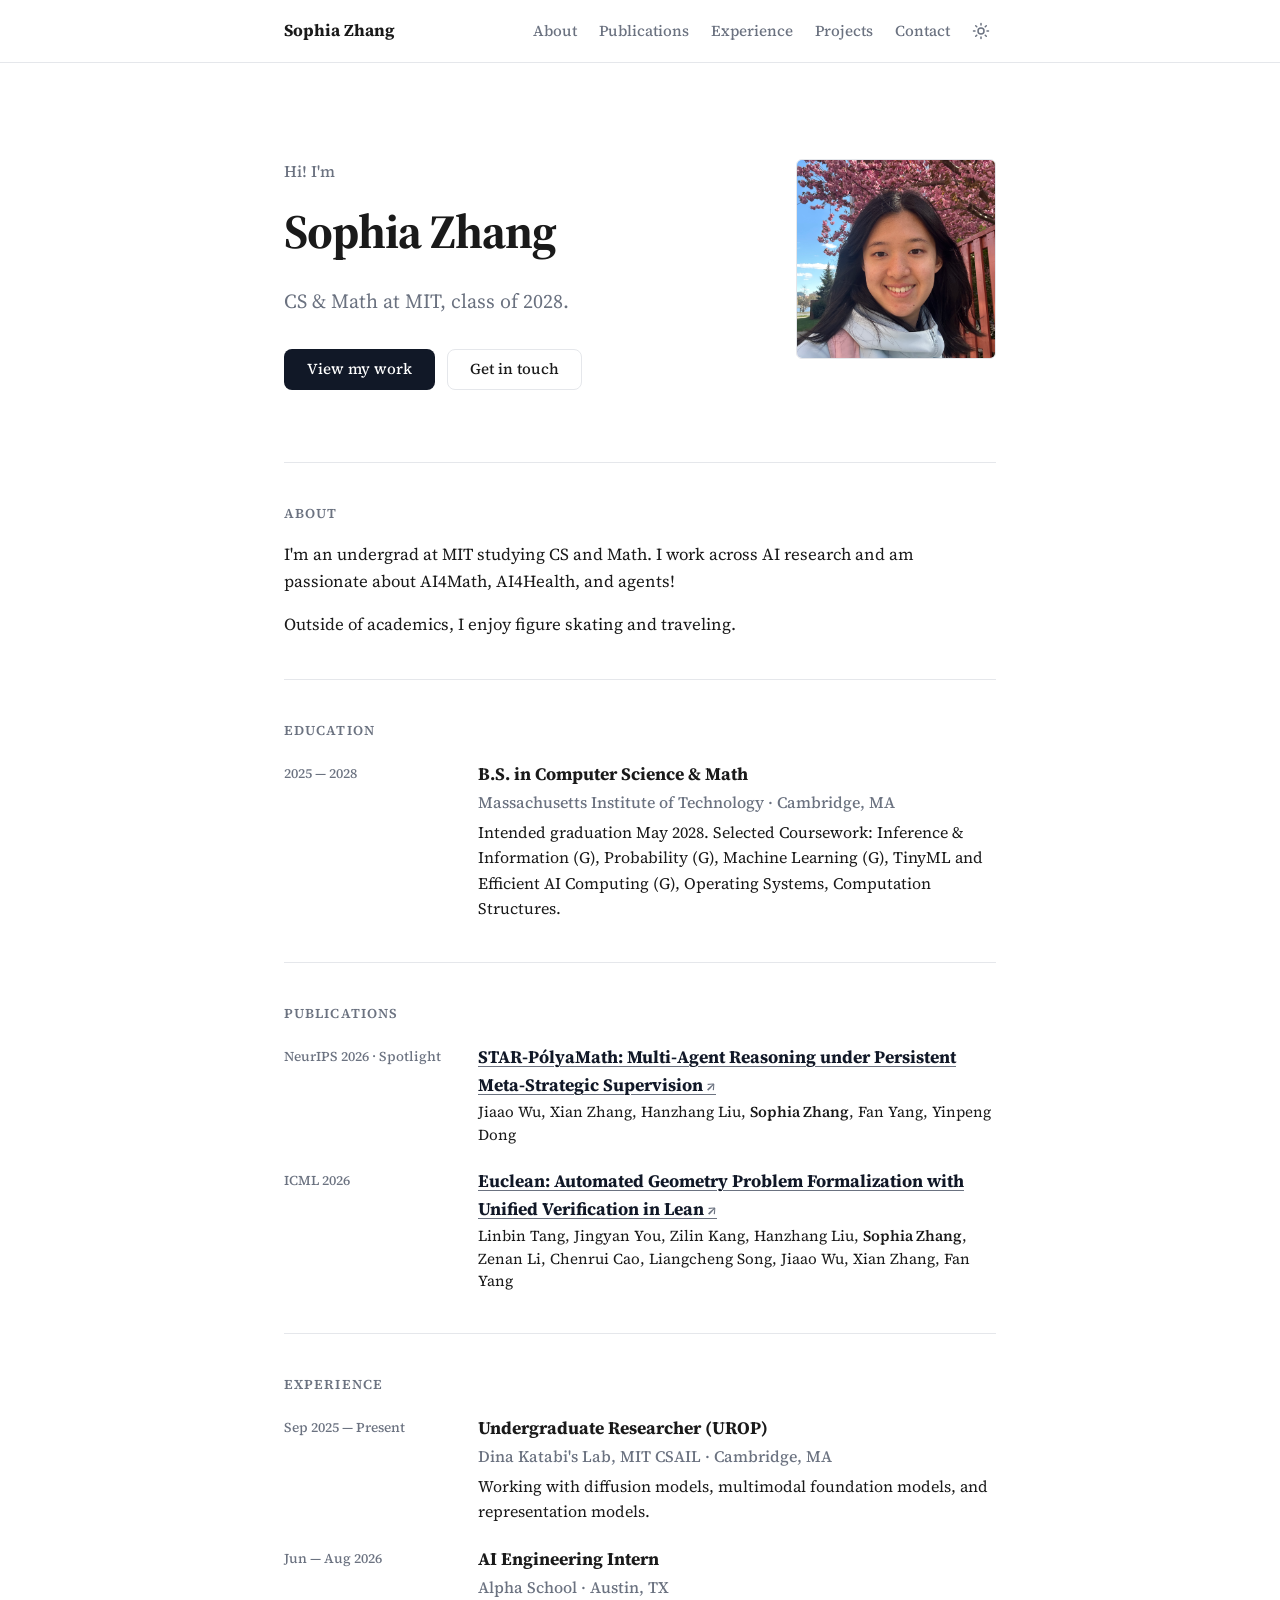
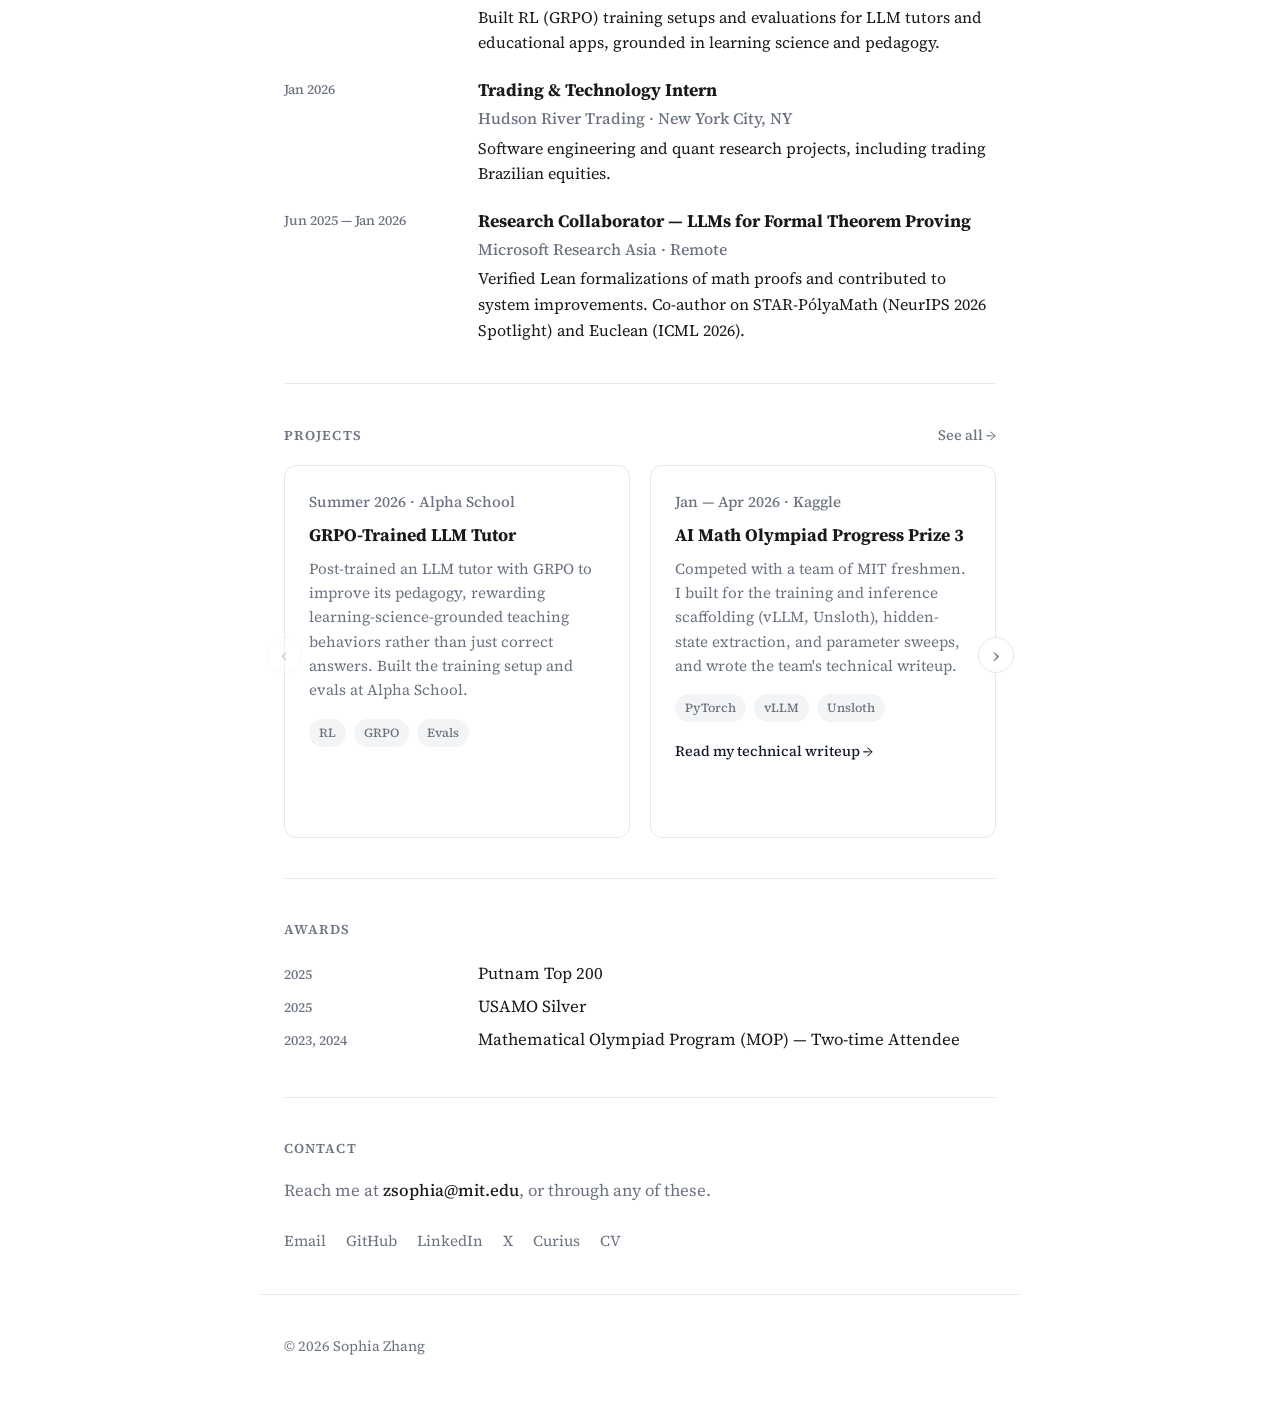
<file: index.html>
<!DOCTYPE html>
<html lang="en">
<head>
  <meta charset="UTF-8" />
  <meta name="viewport" content="width=device-width, initial-scale=1.0" />
  <title>Sophia Zhang</title>
  <meta name="description" content="Sophia Zhang — CS & Math at MIT. AI research, quant, and math olympiads." />
  <link rel="canonical" href="https://zsophiaaa.github.io/" />
  <meta property="og:type" content="website" />
  <meta property="og:title" content="Sophia Zhang" />
  <meta property="og:description" content="CS & Math at MIT. AI research, quant, and math olympiads." />
  <meta property="og:url" content="https://zsophiaaa.github.io/" />
  <meta property="og:image" content="https://zsophiaaa.github.io/photo.jpg" />
  <meta name="twitter:card" content="summary" />
  <meta name="twitter:site" content="@zsophiaaa17" />
  <link rel="icon" href="data:image/svg+xml,%3Csvg xmlns='http://www.w3.org/2000/svg' viewBox='0 0 64 64'%3E%3Crect width='64' height='64' rx='12' fill='%23111827'/%3E%3Ctext x='32' y='44' font-family='Georgia,serif' font-size='36' font-weight='700' fill='%23fff' text-anchor='middle'%3ESZ%3C/text%3E%3C/svg%3E" />
  <script>
    // Apply saved/system theme before first paint so dark mode doesn't flash white.
    (function () {
      try {
        var saved = localStorage.getItem("theme");
        var prefersDark = window.matchMedia("(prefers-color-scheme: dark)").matches;
        if (saved === "dark" || (!saved && prefersDark)) {
          document.documentElement.setAttribute("data-theme", "dark");
        }
      } catch (e) {}
    })();
  </script>
  <link rel="preconnect" href="https://fonts.googleapis.com" />
  <link rel="preconnect" href="https://fonts.gstatic.com" crossorigin />
  <link href="https://fonts.googleapis.com/css2?family=Source+Serif+4:opsz,wght@8..60,400;8..60,500;8..60,600;8..60,700&display=swap" rel="stylesheet" />
  <link rel="stylesheet" href="style.css" />
</head>
<body>
  <header class="site-header">
    <nav class="nav">
      <a href="#" class="nav-brand">Sophia Zhang</a>
      <ul class="nav-links">
        <li><a href="#about">About</a></li>
        <li><a href="#publications">Publications</a></li>
        <li><a href="#experience">Experience</a></li>
        <li><a href="#projects">Projects</a></li>
        <li><a href="#contact">Contact</a></li>
      </ul>
      <button class="theme-toggle" id="theme-toggle" type="button" aria-label="Toggle dark mode">
        <svg class="icon-sun" viewBox="0 0 24 24" fill="none" stroke="currentColor" stroke-width="2" stroke-linecap="round" stroke-linejoin="round" aria-hidden="true"><circle cx="12" cy="12" r="4"></circle><path d="M12 2v2M12 20v2M4.93 4.93l1.41 1.41M17.66 17.66l1.41 1.41M2 12h2M20 12h2M6.34 17.66l-1.41 1.41M19.07 4.93l-1.41 1.41"></path></svg>
        <svg class="icon-moon" viewBox="0 0 24 24" fill="none" stroke="currentColor" stroke-width="2" stroke-linecap="round" stroke-linejoin="round" aria-hidden="true"><path d="M21 12.79A9 9 0 1 1 11.21 3 7 7 0 0 0 21 12.79z"></path></svg>
      </button>
    </nav>
  </header>

  <main>
    <!-- Hero -->
    <section class="hero">
      <p class="eyebrow">Hi! I'm</p>
      <div class="hero-name">
        <h1>Sophia Zhang</h1>
        <img class="hero-photo" src="photo.jpg" alt="Sophia Zhang" />
      </div>
      <p class="tagline">CS &amp; Math at MIT, class of 2028.</p>
      <div class="hero-actions">
        <a class="btn btn-primary" href="#publications">View my work</a>
        <a class="btn btn-ghost" href="#contact">Get in touch</a>
      </div>
    </section>

    <!-- About -->
    <section id="about" class="section">
      <h2 class="section-title">About</h2>
      <div class="about">
        <p>
          I'm an undergrad at MIT studying CS
          and Math. I work across AI research and am passionate about AI4Math, AI4Health, and agents!
        </p>
        <p>
          Outside of academics, I enjoy figure skating and traveling.
        </p>
      </div>
    </section>

    <!-- Education -->
    <section id="education" class="section">
      <h2 class="section-title">Education</h2>
      <ol class="timeline">
        <li class="timeline-item">
          <div class="timeline-meta">2025 — 2028</div>
          <div class="timeline-body">
            <h3>B.S. in Computer Science &amp; Math</h3>
            <p class="timeline-org">Massachusetts Institute of Technology · Cambridge, MA</p>
            <p>Intended graduation May 2028. Selected Coursework: Inference &amp; Information (G), Probability (G), Machine Learning (G), TinyML and Efficient AI Computing (G), Operating Systems, Computation Structures.</p>
          </div>
        </li>
      </ol>
    </section>

    <!-- Publications -->
    <section id="publications" class="section">
      <h2 class="section-title">Publications</h2>
      <ol class="timeline">
        <li class="timeline-item">
          <div class="timeline-meta">NeurIPS 2026 · Spotlight</div>
          <div class="timeline-body">
            <h3><a href="https://arxiv.org/abs/2605.19338" target="_blank" rel="noopener">STAR-PólyaMath: Multi-Agent Reasoning under Persistent Meta-Strategic Supervision</a></h3>
            <p class="authors">Jiaao Wu, Xian Zhang, Hanzhang Liu, <strong>Sophia Zhang</strong>, Fan Yang, Yinpeng Dong</p>
          </div>
        </li>
        <li class="timeline-item">
          <div class="timeline-meta">ICML 2026</div>
          <div class="timeline-body">
            <h3><a href="https://arxiv.org/abs/2607.19374" target="_blank" rel="noopener">Euclean: Automated Geometry Problem Formalization with Unified Verification in Lean</a></h3>
            <p class="authors">Linbin Tang, Jingyan You, Zilin Kang, Hanzhang Liu, <strong>Sophia Zhang</strong>, Zenan Li, Chenrui Cao, Liangcheng Song, Jiaao Wu, Xian Zhang, Fan Yang</p>
          </div>
        </li>
      </ol>
    </section>

    <!-- Experience -->
    <section id="experience" class="section">
      <h2 class="section-title">Experience</h2>
      <ol class="timeline">
        <li class="timeline-item">
          <div class="timeline-meta">Sep 2025 — Present</div>
          <div class="timeline-body">
            <h3>Undergraduate Researcher (UROP)</h3>
            <p class="timeline-org">Dina Katabi's Lab, MIT CSAIL · Cambridge, MA</p>
            <p>Working with diffusion models, multimodal foundation models, and representation models.</p>
          </div>
        </li>
        <li class="timeline-item">
          <div class="timeline-meta">Jun — Aug 2026</div>
          <div class="timeline-body">
            <h3>AI Engineering Intern</h3>
            <p class="timeline-org">Alpha School · Austin, TX</p>
            <p>Built RL (GRPO) training setups and evaluations for LLM tutors and educational apps, grounded in learning science and pedagogy.</p>
          </div>
        </li>
        <li class="timeline-item">
          <div class="timeline-meta">Jan 2026</div>
          <div class="timeline-body">
            <h3>Trading &amp; Technology Intern</h3>
            <p class="timeline-org">Hudson River Trading · New York City, NY</p>
            <p>Software engineering and quant research projects, including trading Brazilian equities.</p>
          </div>
        </li>
        <li class="timeline-item">
          <div class="timeline-meta">Jun 2025 — Jan 2026</div>
          <div class="timeline-body">
            <h3>Research Collaborator — LLMs for Formal Theorem Proving</h3>
            <p class="timeline-org">Microsoft Research Asia · Remote</p>
            <p>Verified Lean formalizations of math proofs and contributed to system improvements. Co-author on STAR-PólyaMath (NeurIPS 2026 Spotlight) and Euclean (ICML 2026).</p>
          </div>
        </li>
      </ol>
    </section>

    <!-- Projects (rendered from projects.js) -->
    <section id="projects" class="section">
      <div class="section-head">
        <h2 class="section-title">Projects</h2>
        <a class="see-all" href="projects.html">See all &rarr;</a>
      </div>
      <div class="carousel-wrap">
        <button class="carousel-btn carousel-prev" id="projects-prev" type="button" aria-label="Previous projects">&lsaquo;</button>
        <div class="cards carousel" id="project-cards"></div>
        <button class="carousel-btn carousel-next" id="projects-next" type="button" aria-label="Next projects">&rsaquo;</button>
      </div>
    </section>

    <!-- Awards -->
    <section id="awards" class="section">
      <h2 class="section-title">Awards</h2>
      <ul class="awards">
        <li><span class="award-year">2025</span><span>Putnam Top 200</span></li>
        <li><span class="award-year">2025</span><span>USAMO Silver</span></li>
        <li><span class="award-year">2023, 2024</span><span>Mathematical Olympiad Program (MOP) — Two-time Attendee</span></li>
      </ul>
    </section>

    <!-- Contact -->
    <section id="contact" class="section">
      <h2 class="section-title">Contact</h2>
      <p class="contact-intro">
        Reach me at <a class="email" href="mailto:zsophia@mit.edu">zsophia@mit.edu</a>, or through any of these.
      </p>
      <div class="links">
        <a class="link-subtle" href="mailto:zsophia@mit.edu">Email</a>
        <a class="link-subtle" href="https://github.com/zsophiaaa" target="_blank" rel="me noopener">GitHub</a>
        <a class="link-subtle" href="https://linkedin.com/in/sophia-z-643072238/" target="_blank" rel="me noopener">LinkedIn</a>
        <a class="link-subtle" href="https://x.com/zsophiaaa17" target="_blank" rel="me noopener">X</a>
        <a class="link-subtle" href="https://curius.app/sophia-zhang" target="_blank" rel="noopener">Curius</a>
        <a class="link-subtle" href="CV.pdf" target="_blank" rel="noopener">CV</a>
      </div>
    </section>
  </main>

  <footer class="site-footer">
    <p>© <span id="year"></span> Sophia Zhang</p>
  </footer>

  <script src="projects.js"></script>
  <script>
    renderProjects(document.getElementById("project-cards"));
    initCarousel(
      document.getElementById("project-cards"),
      document.getElementById("projects-prev"),
      document.getElementById("projects-next")
    );

    document.getElementById("year").textContent = new Date().getFullYear();

    document.getElementById("theme-toggle").addEventListener("click", function () {
      const root = document.documentElement;
      const isDark = root.getAttribute("data-theme") === "dark";
      if (isDark) {
        root.removeAttribute("data-theme");
      } else {
        root.setAttribute("data-theme", "dark");
      }
      try { localStorage.setItem("theme", isDark ? "light" : "dark"); } catch (e) {}
    });
  </script>
</body>
</html>
</file>
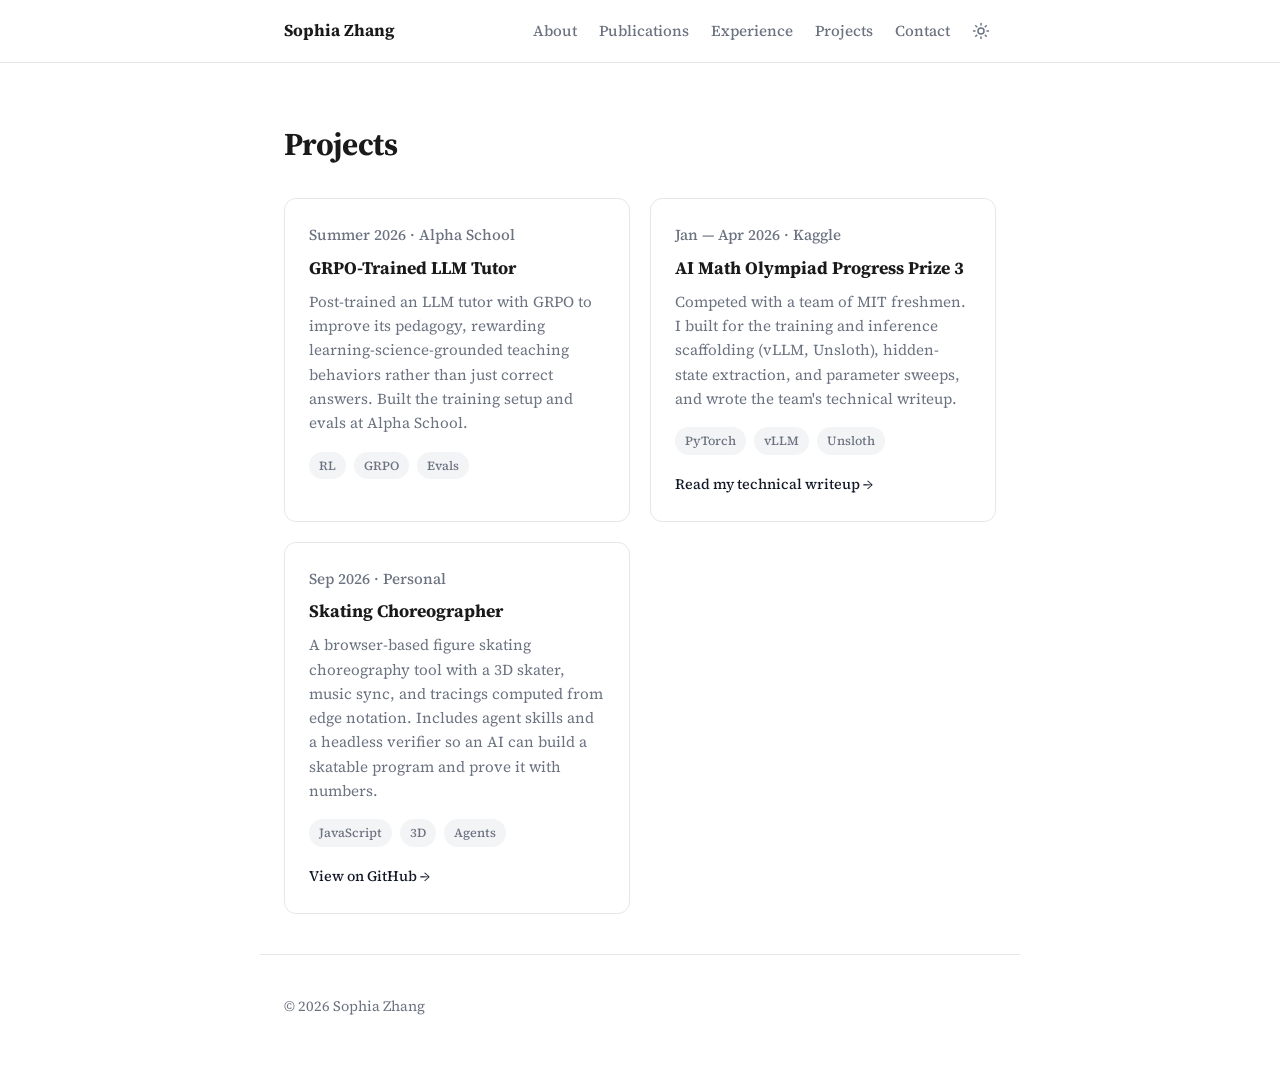
<file: projects.html>
<!DOCTYPE html>
<html lang="en">
<head>
  <meta charset="UTF-8" />
  <meta name="viewport" content="width=device-width, initial-scale=1.0" />
  <title>Projects — Sophia Zhang</title>
  <meta name="description" content="Sophia Zhang — CS & Math at MIT. AI research, quant, and math olympiads." />
  <link rel="canonical" href="https://zsophiaaa.github.io/projects.html" />
  <meta property="og:type" content="website" />
  <meta property="og:title" content="Projects — Sophia Zhang" />
  <meta property="og:description" content="CS & Math at MIT. AI research, quant, and math olympiads." />
  <meta property="og:url" content="https://zsophiaaa.github.io/projects.html" />
  <meta property="og:image" content="https://zsophiaaa.github.io/photo.jpg" />
  <meta name="twitter:card" content="summary" />
  <meta name="twitter:site" content="@zsophiaaa17" />
  <link rel="icon" href="data:image/svg+xml,%3Csvg xmlns='http://www.w3.org/2000/svg' viewBox='0 0 64 64'%3E%3Crect width='64' height='64' rx='12' fill='%23111827'/%3E%3Ctext x='32' y='44' font-family='Georgia,serif' font-size='36' font-weight='700' fill='%23fff' text-anchor='middle'%3ESZ%3C/text%3E%3C/svg%3E" />
  <script>
    // Apply saved/system theme before first paint so dark mode doesn't flash white.
    (function () {
      try {
        var saved = localStorage.getItem("theme");
        var prefersDark = window.matchMedia("(prefers-color-scheme: dark)").matches;
        if (saved === "dark" || (!saved && prefersDark)) {
          document.documentElement.setAttribute("data-theme", "dark");
        }
      } catch (e) {}
    })();
  </script>
  <link rel="preconnect" href="https://fonts.googleapis.com" />
  <link rel="preconnect" href="https://fonts.gstatic.com" crossorigin />
  <link href="https://fonts.googleapis.com/css2?family=Source+Serif+4:opsz,wght@8..60,400;8..60,500;8..60,600;8..60,700&display=swap" rel="stylesheet" />
  <link rel="stylesheet" href="style.css" />
</head>
<body>
  <header class="site-header">
    <nav class="nav">
      <a href="index.html" class="nav-brand">Sophia Zhang</a>
      <ul class="nav-links">
        <li><a href="index.html#about">About</a></li>
        <li><a href="index.html#publications">Publications</a></li>
        <li><a href="index.html#experience">Experience</a></li>
        <li><a href="projects.html" aria-current="page">Projects</a></li>
        <li><a href="index.html#contact">Contact</a></li>
      </ul>
      <button class="theme-toggle" id="theme-toggle" type="button" aria-label="Toggle dark mode">
        <svg class="icon-sun" viewBox="0 0 24 24" fill="none" stroke="currentColor" stroke-width="2" stroke-linecap="round" stroke-linejoin="round" aria-hidden="true"><circle cx="12" cy="12" r="4"></circle><path d="M12 2v2M12 20v2M4.93 4.93l1.41 1.41M17.66 17.66l1.41 1.41M2 12h2M20 12h2M6.34 17.66l-1.41 1.41M19.07 4.93l-1.41 1.41"></path></svg>
        <svg class="icon-moon" viewBox="0 0 24 24" fill="none" stroke="currentColor" stroke-width="2" stroke-linecap="round" stroke-linejoin="round" aria-hidden="true"><path d="M21 12.79A9 9 0 1 1 11.21 3 7 7 0 0 0 21 12.79z"></path></svg>
      </button>
    </nav>
  </header>

  <main>
    <section class="page">
      <h1 class="page-title">Projects</h1>
      <div class="cards" id="project-cards"></div>
    </section>
  </main>

  <footer class="site-footer">
    <p>© <span id="year"></span> Sophia Zhang</p>
  </footer>

  <script src="projects.js"></script>
  <script>
    renderProjects(document.getElementById("project-cards"));
    document.getElementById("year").textContent = new Date().getFullYear();

    document.getElementById("theme-toggle").addEventListener("click", function () {
      const root = document.documentElement;
      const isDark = root.getAttribute("data-theme") === "dark";
      if (isDark) {
        root.removeAttribute("data-theme");
      } else {
        root.setAttribute("data-theme", "dark");
      }
      try { localStorage.setItem("theme", isDark ? "light" : "dark"); } catch (e) {}
    });
  </script>
</body>
</html>
</file>
<file: style.css>
:root {
  --bg: #ffffff;
  --fg: #1a1a1a;
  --muted: #6b7280;
  --border: #e5e7eb;
  --accent: #111827;
  --accent-hover: #374151;
  --on-accent: #ffffff;
  --card-bg: #ffffff;
  --chip-bg: #f3f4f6;
  --header-bg: rgba(255, 255, 255, 0.85);
  --max-width: 760px;
}

[data-theme="dark"] {
  --bg: #0f1115;
  --fg: #e5e7eb;
  --muted: #9ca3af;
  --border: #262a33;
  --accent: #e5e7eb;
  --accent-hover: #ffffff;
  --on-accent: #0f1115;
  --card-bg: #161922;
  --chip-bg: #1f232d;
  --header-bg: rgba(15, 17, 21, 0.85);
}

* {
  box-sizing: border-box;
  margin: 0;
  padding: 0;
}

html {
  scroll-behavior: smooth;
}

body {
  font-family: "Source Serif 4", Georgia, "Times New Roman", serif;
  background: var(--bg);
  color: var(--fg);
  line-height: 1.6;
  -webkit-font-smoothing: antialiased;
  transition: background 0.2s ease, color 0.2s ease;
}

a {
  color: inherit;
  text-decoration: none;
}

/* Header / Nav */
.site-header {
  position: sticky;
  top: 0;
  z-index: 10;
  background: var(--header-bg);
  backdrop-filter: saturate(180%) blur(10px);
  border-bottom: 1px solid var(--border);
}

.nav {
  max-width: var(--max-width);
  margin: 0 auto;
  padding: 16px 24px;
  display: flex;
  align-items: center;
  gap: 16px;
}

.nav-brand {
  font-weight: 700;
  font-size: 1.05rem;
  white-space: nowrap;
  margin-right: auto;
}

.nav-links {
  display: flex;
  flex-wrap: wrap;
  justify-content: flex-end;
  gap: 8px 22px;
  list-style: none;
}

.nav-links a {
  color: var(--muted);
  font-size: 0.95rem;
  font-weight: 500;
  transition: color 0.15s ease;
}

.nav-links a:hover {
  color: var(--fg);
}

.theme-toggle {
  background: none;
  border: none;
  cursor: pointer;
  padding: 6px;
  flex-shrink: 0;
  display: inline-flex;
  align-items: center;
  color: var(--muted);
  border-radius: 6px;
  transition: color 0.15s ease, background 0.15s ease;
}

.theme-toggle:hover {
  color: var(--fg);
  background: var(--chip-bg);
}

.theme-toggle svg {
  width: 18px;
  height: 18px;
}

.theme-toggle .icon-moon {
  display: none;
}

[data-theme="dark"] .theme-toggle .icon-sun {
  display: none;
}

[data-theme="dark"] .theme-toggle .icon-moon {
  display: inline;
}

/* Layout */
main {
  max-width: var(--max-width);
  margin: 0 auto;
  padding: 0 24px;
}

.section {
  padding: 40px 0;
  border-top: 1px solid var(--border);
  scroll-margin-top: 64px; /* keep anchored sections clear of the sticky header */
}

.section-title {
  font-size: 0.85rem;
  font-weight: 600;
  text-transform: uppercase;
  letter-spacing: 0.08em;
  color: var(--muted);
  margin-bottom: 18px;
}

/* Hero */
.hero {
  padding: 96px 232px 72px 0; /* right padding keeps text clear of the photo */
  position: relative;
}

.hero-name {
  display: flex;
  align-items: center;
}

.hero-photo {
  position: absolute;
  top: 96px;
  right: 0;
  width: 200px;
  height: 200px;
  border-radius: 6px;
  object-fit: cover;
  border: 1px solid var(--border);
  transition: filter 0.2s ease;
}

[data-theme="dark"] .hero-photo {
  filter: brightness(0.85) contrast(0.96);
}

.eyebrow {
  color: var(--muted);
  font-weight: 500;
  margin-bottom: 8px;
}

.hero h1 {
  font-size: 3rem;
  font-weight: 700;
  letter-spacing: -0.02em;
  margin-bottom: 16px;
}

.tagline {
  font-size: 1.25rem;
  color: var(--muted);
  max-width: 560px;
  margin-bottom: 32px;
}

.hero-actions {
  display: flex;
  gap: 12px;
  flex-wrap: wrap;
}

.btn {
  display: inline-block;
  padding: 7px 22px;
  border-radius: 8px;
  font-weight: 500;
  font-size: 0.95rem;
  transition: all 0.15s ease;
  border: 1px solid transparent;
}

.btn-primary {
  background: var(--accent);
  color: var(--on-accent);
}

.btn-primary:hover {
  background: var(--accent-hover);
}

.btn-ghost {
  border-color: var(--border);
  color: var(--fg);
}

.btn-ghost:hover {
  border-color: var(--accent);
}

/* About */
.about p {
  margin-bottom: 16px;
  font-size: 1.05rem;
}

.about p:last-child {
  margin-bottom: 0;
}

/* Projects */
.cards {
  display: grid;
  grid-template-columns: repeat(auto-fit, minmax(280px, 1fr));
  gap: 20px;
}

/* Home page: two cards visible, scroll sideways for the rest */
.cards.carousel {
  grid-auto-flow: column;
  grid-auto-columns: calc(50% - 10px);
  grid-template-columns: none;
  overflow-x: auto;
  scroll-snap-type: x mandatory;
  scrollbar-width: none;
  padding: 4px 0 12px; /* room for the hover lift + shadow */
  margin: -4px 0 -12px;
}

.cards.carousel::-webkit-scrollbar {
  display: none;
}

.cards.carousel .card {
  scroll-snap-align: start;
}

.section-head {
  display: flex;
  align-items: baseline;
  justify-content: space-between;
  gap: 16px;
  margin-bottom: 18px;
}

.section-head .section-title {
  margin-bottom: 0;
}

/* Arrows sit in the gutters either side of the cards */
.carousel-wrap {
  position: relative;
}

.carousel-btn {
  position: absolute;
  top: 50%;
  transform: translateY(-50%);
  background: var(--bg);
  border: 1px solid var(--border);
  border-radius: 999px;
  color: var(--muted);
  font: inherit;
  font-size: 1.4rem;
  line-height: 1;
  width: 36px;
  height: 36px;
  cursor: pointer;
  z-index: 1;
  transition: color 0.15s ease, border-color 0.15s ease, opacity 0.15s ease;
}

.carousel-prev {
  left: -18px;
}

.carousel-next {
  right: -18px;
}

.carousel-btn:hover:not(:disabled) {
  color: var(--fg);
  border-color: var(--muted);
}

.carousel-btn:disabled {
  opacity: 0.3;
  cursor: default;
}

.see-all {
  color: var(--muted);
  font-size: 0.9rem;
  font-weight: 500;
  transition: color 0.15s ease;
}

.see-all:hover {
  color: var(--fg);
}

/* Projects page */
.page-title {
  font-size: 2rem;
  font-weight: 700;
  letter-spacing: -0.02em;
  margin-bottom: 28px;
}

.page {
  padding: 56px 0 40px;
}

.card {
  border: 1px solid var(--border);
  border-radius: 12px;
  padding: 24px;
  background: var(--card-bg);
  transition: border-color 0.15s ease, transform 0.15s ease, box-shadow 0.15s ease;
}

.card:hover {
  border-color: var(--muted);
  transform: translateY(-2px);
  box-shadow: 0 8px 24px rgba(0, 0, 0, 0.05);
}

.card h3 {
  font-size: 1.1rem;
  margin-bottom: 8px;
}

.card-meta {
  color: var(--muted);
  font-size: 0.8rem;
  font-weight: 500;
  margin-bottom: 6px !important;
}

.card p {
  color: var(--muted);
  font-size: 0.95rem;
  margin-bottom: 16px;
}

.tags {
  display: flex;
  flex-wrap: wrap;
  gap: 8px;
  margin-bottom: 16px;
}

.tag {
  background: var(--chip-bg);
  color: var(--muted);
  font-size: 0.78rem;
  font-weight: 500;
  padding: 4px 10px;
  border-radius: 999px;
}

.card > :last-child {
  margin-bottom: 0;
}

.card-link {
  font-size: 0.9rem;
  font-weight: 500;
  color: var(--accent);
}

.card-link:hover {
  color: var(--accent-hover);
}

/* Experience timeline */
.timeline {
  list-style: none;
}

.timeline-item {
  display: grid;
  grid-template-columns: 170px 1fr;
  gap: 24px;
  padding-bottom: 20px;
}

.timeline-item:last-child {
  padding-bottom: 0;
}

.timeline-meta {
  color: var(--muted);
  font-size: 0.85rem;
  font-weight: 500;
  padding-top: 3px;
  white-space: nowrap;
}

.timeline-body h3 {
  font-size: 1.1rem;
  margin-bottom: 2px;
}

.timeline-body h3 a {
  color: var(--accent);
  text-decoration: underline;
  text-decoration-thickness: 1px;
  text-decoration-color: var(--muted);
  text-underline-offset: 3px;
  transition: text-decoration-color 0.15s ease, color 0.15s ease;
}

.timeline-body h3 a::after {
  content: " ↗";
  font-size: 0.8em;
  color: var(--muted);
}

.timeline-body h3 a:hover {
  text-decoration-color: var(--accent);
  text-decoration-thickness: 2px;
}

.timeline-org {
  color: var(--muted);
  font-weight: 500;
  margin-bottom: 4px;
}

.timeline-body p:last-child {
  color: var(--fg);
}

.authors {
  color: var(--muted);
  font-size: 0.95rem;
  line-height: 1.5;
}

.authors strong {
  color: var(--fg);
  font-weight: 600;
}

/* Awards */
.awards {
  list-style: none;
}

.awards li {
  display: grid;
  grid-template-columns: 170px 1fr;
  gap: 24px;
  padding: 3px 0;
  font-size: 1.05rem;
}

.award-year {
  color: var(--muted);
  font-size: 0.85rem;
  font-weight: 500;
  padding-top: 3px;
  white-space: nowrap;
}

/* Contact */
.contact-intro {
  color: var(--muted);
  font-size: 1.05rem;
  margin-bottom: 24px;
}

.email {
  color: var(--fg);
  font-weight: 500;
}

.links {
  display: flex;
  flex-wrap: wrap;
  gap: 8px 20px;
}

.link-subtle {
  color: var(--muted);
  font-size: 0.95rem;
  border-bottom: 1px solid transparent;
  transition: color 0.15s ease, border-color 0.15s ease;
}

.link-subtle:hover {
  color: var(--fg);
  border-bottom-color: var(--fg);
}

/* Footer */
.site-footer {
  max-width: var(--max-width);
  margin: 0 auto;
  padding: 40px 24px 56px;
  border-top: 1px solid var(--border);
  color: var(--muted);
  font-size: 0.9rem;
}

/* Responsive */
@media (max-width: 600px) {
  /* Brand + toggle on the first row, links flow left underneath */
  .nav {
    flex-wrap: wrap;
    padding: 12px 20px;
    gap: 8px 12px;
  }
  .theme-toggle {
    order: 1;
  }
  .nav-links {
    order: 2;
    width: 100%;
    justify-content: flex-start;
    gap: 4px 14px;
  }
  main {
    padding: 0 20px;
  }
  .hero {
    padding: 64px 0 56px;
  }
  /* On phones, stop floating the photo in the corner: show it full-size above the name */
  .hero-name {
    flex-direction: column;
    align-items: flex-start;
  }
  .hero-photo {
    position: static;
    order: -1;
    width: 140px;
    height: 140px;
    margin-bottom: 20px;
  }
  .hero h1 {
    font-size: 2.25rem;
  }
  .tagline {
    font-size: 1.1rem;
  }
  .timeline-item {
    grid-template-columns: 1fr;
    gap: 4px;
  }
  .awards li {
    grid-template-columns: 1fr;
    gap: 0;
    padding: 6px 0;
  }
  .cards.carousel {
    grid-auto-columns: 100%;
  }
  .carousel-prev {
    left: 4px;
  }
  .carousel-next {
    right: 4px;
  }
}
</file>
